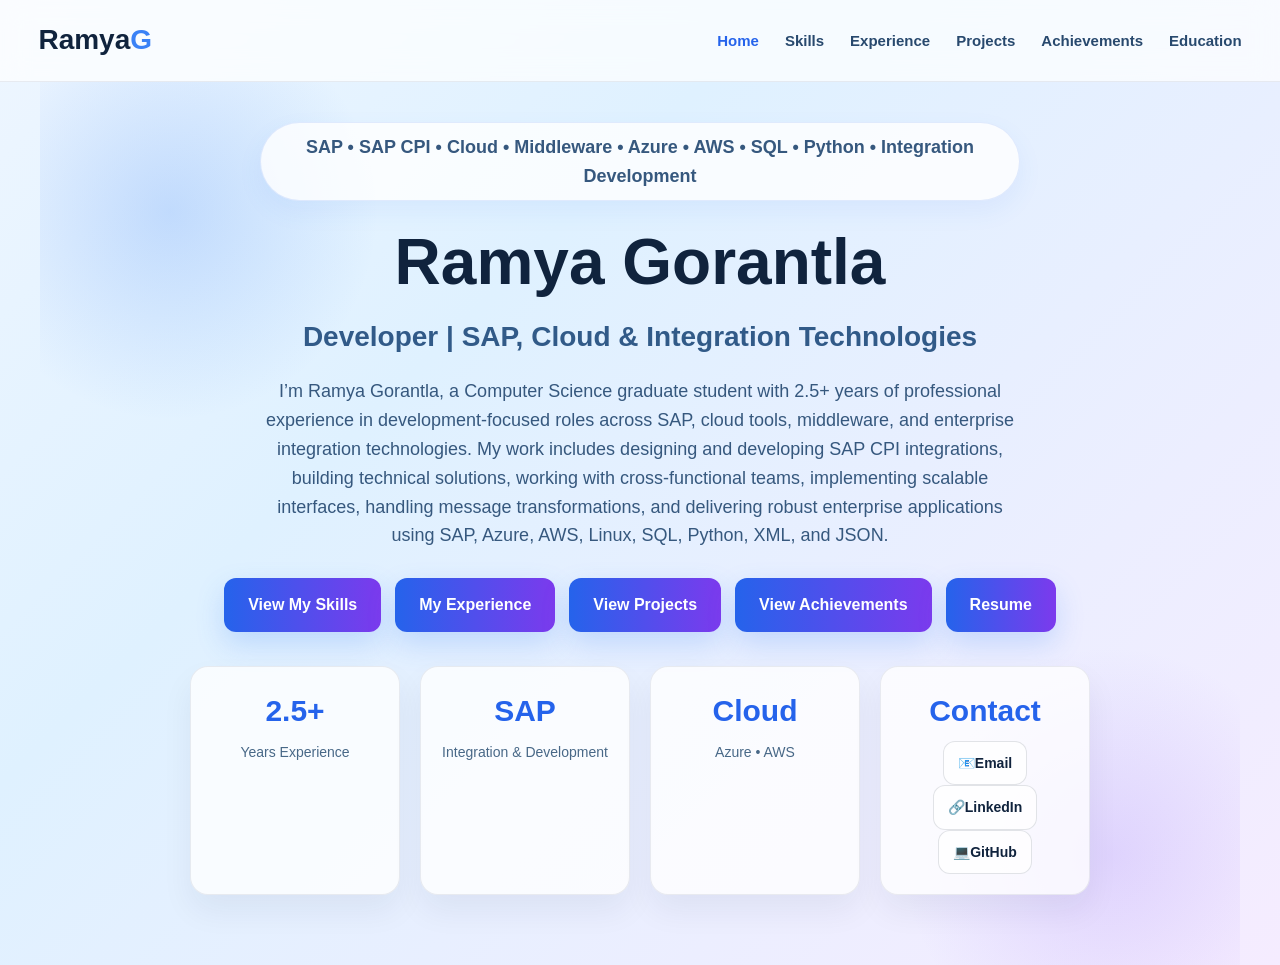
<file: index.html>
<!DOCTYPE html>
<html lang="en">
<head>
  <meta charset="UTF-8" />
  <meta name="viewport" content="width=device-width, initial-scale=1.0" />
  <title>Ramya Gorantla | Portfolio</title>
  <link rel="stylesheet" href="style.css" />
</head>
<body>

  <nav class="navbar">
    <div class="nav-container">
      <div class="logo">Ramya<span>G</span></div>
      <ul class="nav-links">
        <li><a class="active" href="index.html">Home</a></li>
        <li><a href="skills.html">Skills</a></li>
        <li><a href="experience.html">Experience</a></li>
        <li><a href="projects.html">Projects</a></li>
        <li><a href="achievements.html">Achievements</a></li>
        <li><a href="education.html">Education</a></li>
      </ul>
    </div>
  </nav>

  <div class="container">
    <section class="hero">
      <div class="hero-left">
        <p class="tag">SAP • SAP CPI • Cloud • Middleware • Azure • AWS • SQL • Python • Integration Development</p>
        <h1>Ramya Gorantla</h1>
        <h2>Developer | SAP, Cloud & Integration Technologies</h2>
        <p>
          I’m Ramya Gorantla, a Computer Science graduate student with 2.5+ years of professional experience in development-focused roles across SAP, cloud tools, middleware, and enterprise integration technologies. 
          My work includes designing and developing SAP CPI integrations, building technical solutions, working with cross-functional teams, implementing scalable interfaces, handling message transformations, and delivering robust enterprise applications using SAP, Azure, AWS, Linux, SQL, Python, XML, and JSON.
        </p>

        <div class="hero-buttons">
          <a class="btn btn-primary" href="skills.html">View My Skills</a>
          <a class="btn btn-primary" href="experience.html">My Experience</a>
          <a class="btn btn-primary" href="projects.html">View Projects</a>
          <a class="btn btn-primary" href="achievements.html">View Achievements</a>
          <a class="btn btn-primary" href="Ramya_Gorantla_Resume.pdf" target="_blank">Resume</a
          
        </div>

          <div class="quick-info">
          <div class="info-box">
            <h3>2.5+</h3>
            <p>Years Experience</p>
          </div>
          <div class="info-box">
            <h3>SAP</h3>
            <p>Integration & Development</p>
          </div>
          <div class="info-box">
            <h3>Cloud</h3>
            <p>Azure • AWS</p>
          </div>
          <div class="info-box">
            <h3>Contact</h3>
            <p><a class="btn btn-secondary"href="mailto:ramyagorantla786@gmail.com">📧Email</a><a class="btn btn-secondary"href="https://www.linkedin.com/in/ramya-gorantla-396429210">🔗LinkedIn</a><a class="btn btn-secondary"href="https://github.com/ramyagorantla-dev">💻GitHub</a></p>
          </div>
        </div>
      </div>
</body>
</body>
</html>
</file>
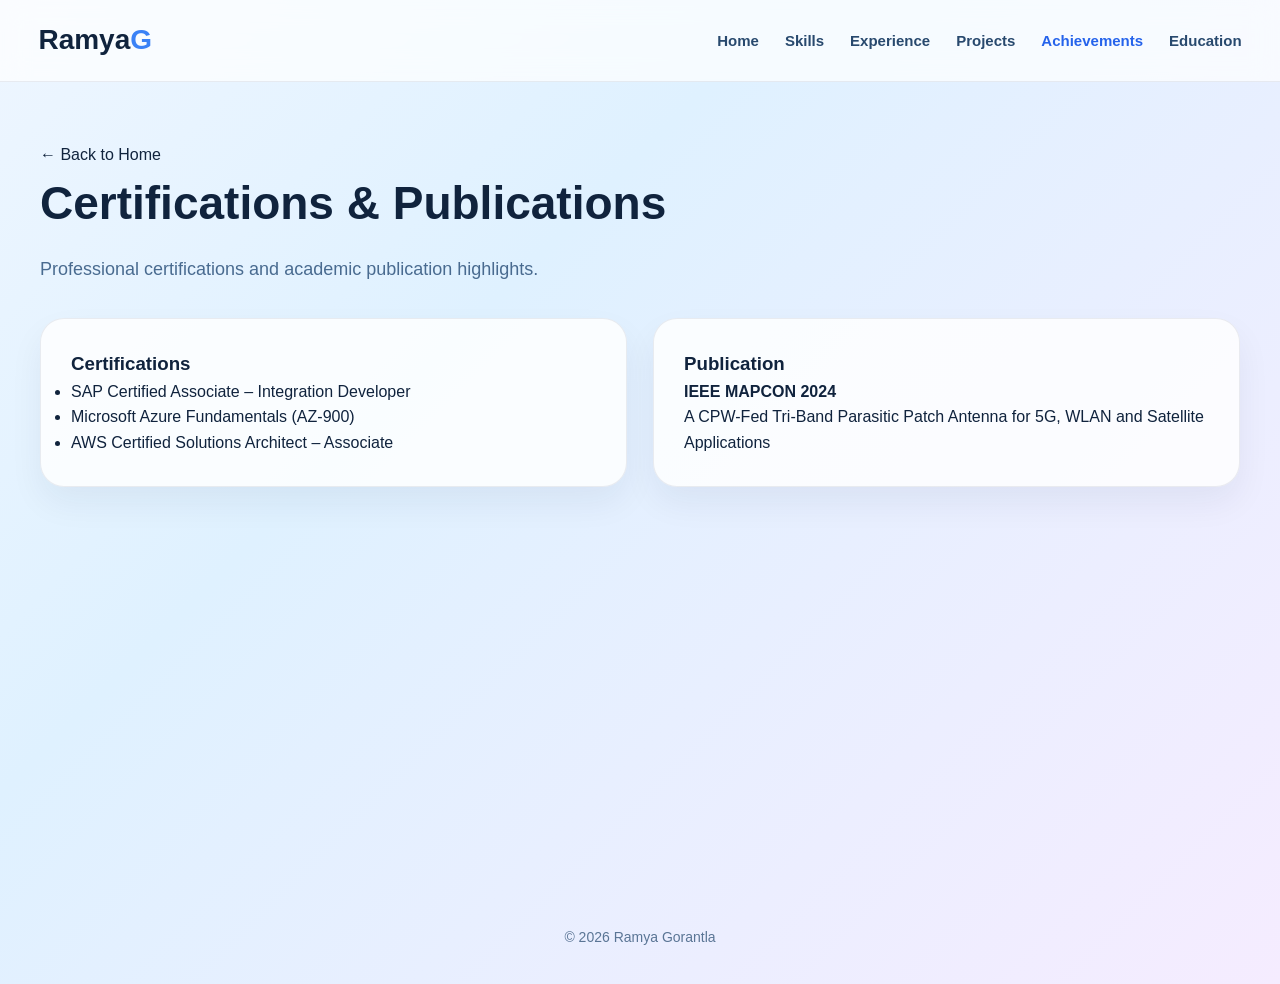
<file: achievements.html>
<!DOCTYPE html>
<html lang="en">
<head>
  <meta charset="UTF-8" />
  <meta name="viewport" content="width=device-width, initial-scale=1.0" />
  <title>Certifications | Ramya Gorantla</title>
  <link rel="stylesheet" href="style.css" />
</head>
<body>

  <nav class="navbar">
    <div class="nav-container">
      <div class="logo">Ramya<span>G</span></div>
      <ul class="nav-links">
        <li><a href="index.html">Home</a></li>
        <li><a href="skills.html">Skills</a></li>
        <li><a href="experience.html">Experience</a></li>
        <li><a href="projects.html">Projects</a></li>
        <li><a class="active" href="achievements.html">Achievements</a></li>
        <li><a href="education.html">Education</a></li>
      </ul>
    </div>
  </nav>

  <section class="page-section">
    <div class="container">
      <a href="index.html" class="back-link">← Back to Home</a>
      <h1 class="page-title">Certifications & Publications</h1>
      <p class="page-subtitle">Professional certifications and academic publication highlights.</p>

      <div class="grid-2">
        <div class="card">
          <h3>Certifications</h3>
          <ul>
            <li>SAP Certified Associate – Integration Developer</li>
            <li>Microsoft Azure Fundamentals (AZ-900)</li>
            <li>AWS Certified Solutions Architect – Associate</li>
          </ul>
        </div>

        <div class="card">
          <h3>Publication</h3>
          <p><strong>IEEE MAPCON 2024</strong></p>
          <p>A CPW-Fed Tri-Band Parasitic Patch Antenna for 5G, WLAN and Satellite Applications</p>
        </div>
      </div>
    </div>
  </section>

  <div class="footer">© 2026 Ramya Gorantla</div>
</body>
</html>
</file>
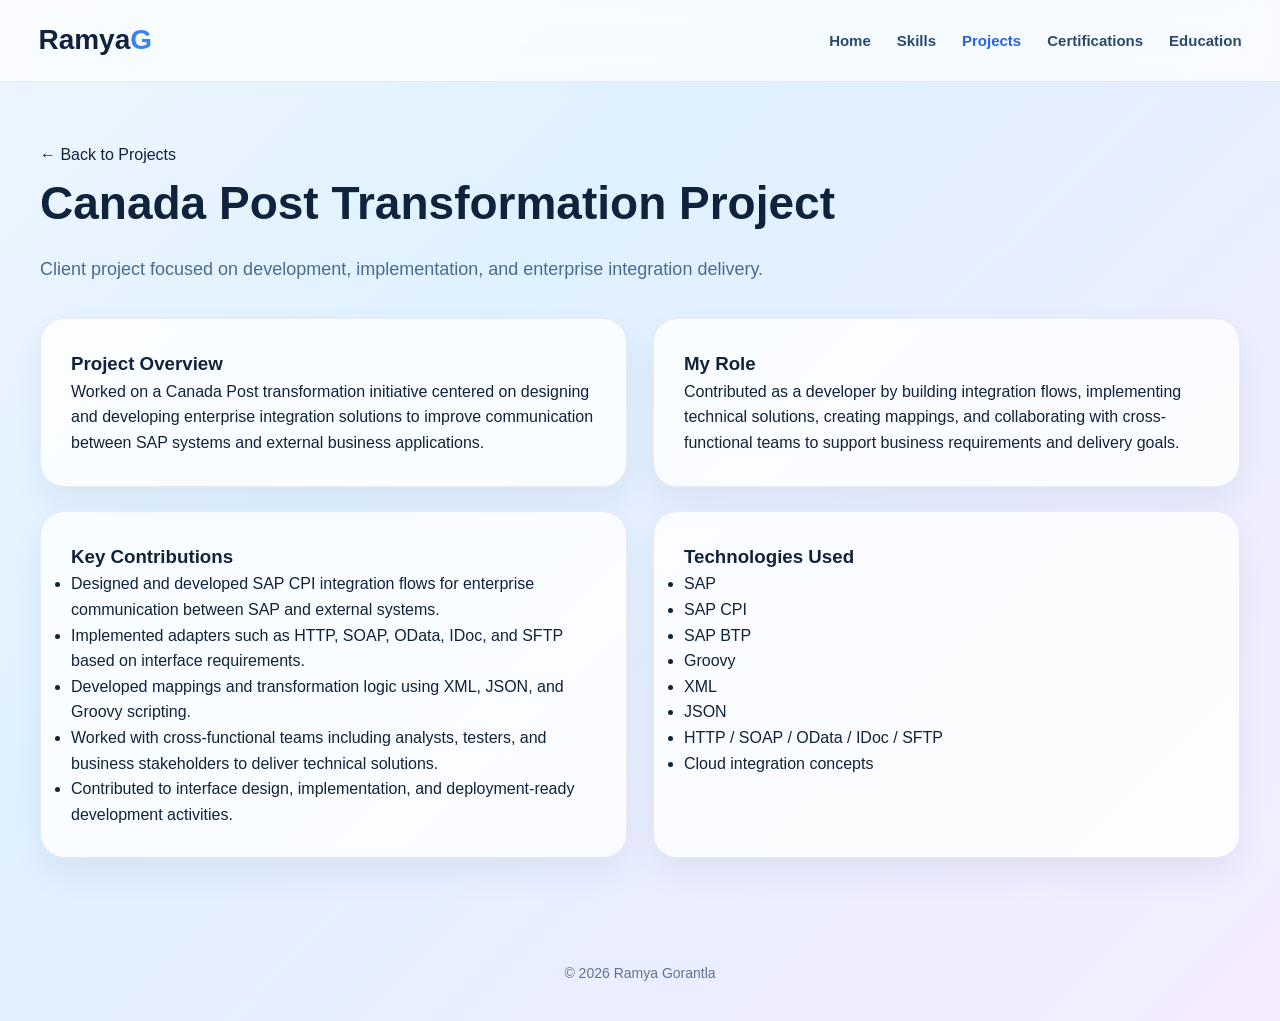
<file: canada-post.html>
<!DOCTYPE html>
<html lang="en">
<head>
  <meta charset="UTF-8" />
  <meta name="viewport" content="width=device-width, initial-scale=1.0" />
  <title>Canada Post Transformation Project | Ramya Gorantla</title>
  <link rel="stylesheet" href="style.css" />
</head>
<body>

  <nav class="navbar">
    <div class="nav-container">
      <div class="logo">Ramya<span>G</span></div>
      <ul class="nav-links">
        <li><a href="index.html">Home</a></li>
        <li><a href="skills.html">Skills</a></li>
        <li><a class="active" href="projects.html">Projects</a></li>
        <li><a href="achievements.html">Certifications</a></li>
        <li><a href="education.html">Education</a></li>
      </ul>
    </div>
  </nav>

  <section class="page-section">
    <div class="container">
      <a href="projects.html" class="back-link">← Back to Projects</a>
      <h1 class="page-title">Canada Post Transformation Project</h1>
      <p class="page-subtitle">Client project focused on development, implementation, and enterprise integration delivery.</p>

      <div class="grid-2">
        <div class="card">
          <h3>Project Overview</h3>
          <p>
            Worked on a Canada Post transformation initiative centered on designing and developing enterprise integration solutions to improve communication between SAP systems and external business applications.
          </p>
        </div>

        <div class="card">
          <h3>My Role</h3>
          <p>
            Contributed as a developer by building integration flows, implementing technical solutions, creating mappings, and collaborating with cross-functional teams to support business requirements and delivery goals.
          </p>
        </div>
      </div>

      <div style="height:24px;"></div>

      <div class="grid-2">
        <div class="card">
          <h3>Key Contributions</h3>
          <ul>
            <li>Designed and developed SAP CPI integration flows for enterprise communication between SAP and external systems.</li>
            <li>Implemented adapters such as HTTP, SOAP, OData, IDoc, and SFTP based on interface requirements.</li>
            <li>Developed mappings and transformation logic using XML, JSON, and Groovy scripting.</li>
            <li>Worked with cross-functional teams including analysts, testers, and business stakeholders to deliver technical solutions.</li>
            <li>Contributed to interface design, implementation, and deployment-ready development activities.</li>
          </ul>
        </div>

        <div class="card">
          <h3>Technologies Used</h3>
          <ul>
            <li>SAP</li>
            <li>SAP CPI</li>
            <li>SAP BTP</li>
            <li>Groovy</li>
            <li>XML</li>
            <li>JSON</li>
            <li>HTTP / SOAP / OData / IDoc / SFTP</li>
            <li>Cloud integration concepts</li>
          </ul>
        </div>
      </div>
    </div>
  </section>

  <div class="footer">© 2026 Ramya Gorantla</div>
</body>
</html>
</file>
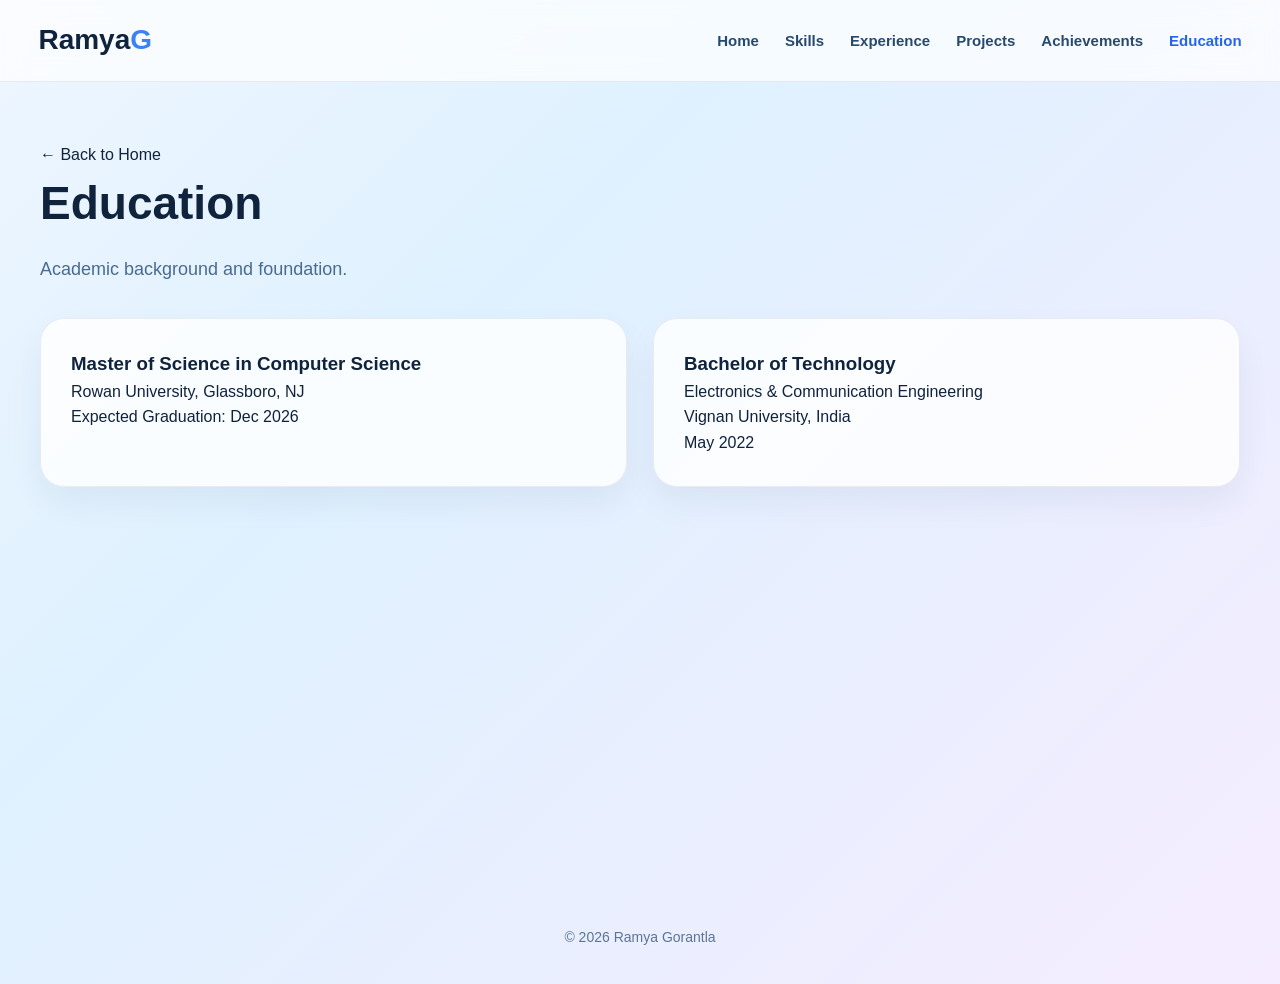
<file: education.html>
<!DOCTYPE html>
<html lang="en">
<head>
  <meta charset="UTF-8" />
  <meta name="viewport" content="width=device-width, initial-scale=1.0" />
  <title>Education | Ramya Gorantla</title>
  <link rel="stylesheet" href="style.css" />
</head>
<body>

  <nav class="navbar">
    <div class="nav-container">
      <div class="logo">Ramya<span>G</span></div>
      <ul class="nav-links">
        <li><a href="index.html">Home</a></li>
        <li><a href="skills.html">Skills</a></li>
        <li><a href="experience.html">Experience</a></li>
        <li><a href="projects.html">Projects</a></li>
        <li><a href="achievements.html">Achievements</a></li>
        <li><a class="active" href="education.html">Education</a></li>
      </ul>
    </div>
  </nav>

  <section class="page-section">
    <div class="container">
      <a href="index.html" class="back-link">← Back to Home</a>
      <h1 class="page-title">Education</h1>
      <p class="page-subtitle">Academic background and foundation.</p>

      <div class="grid-2">
        <div class="card">
          <h3>Master of Science in Computer Science</h3>
          <p>Rowan University, Glassboro, NJ</p>
          <p>Expected Graduation: Dec 2026</p>
        </div>

        <div class="card">
          <h3>Bachelor of Technology</h3>
          <p>Electronics & Communication Engineering</p>
          <p>Vignan University, India</p>
          <p>May 2022</p>
        </div>
      </div>
    </div>
  </section>

  <div class="footer">© 2026 Ramya Gorantla</div>
</body>
</html>
</file>
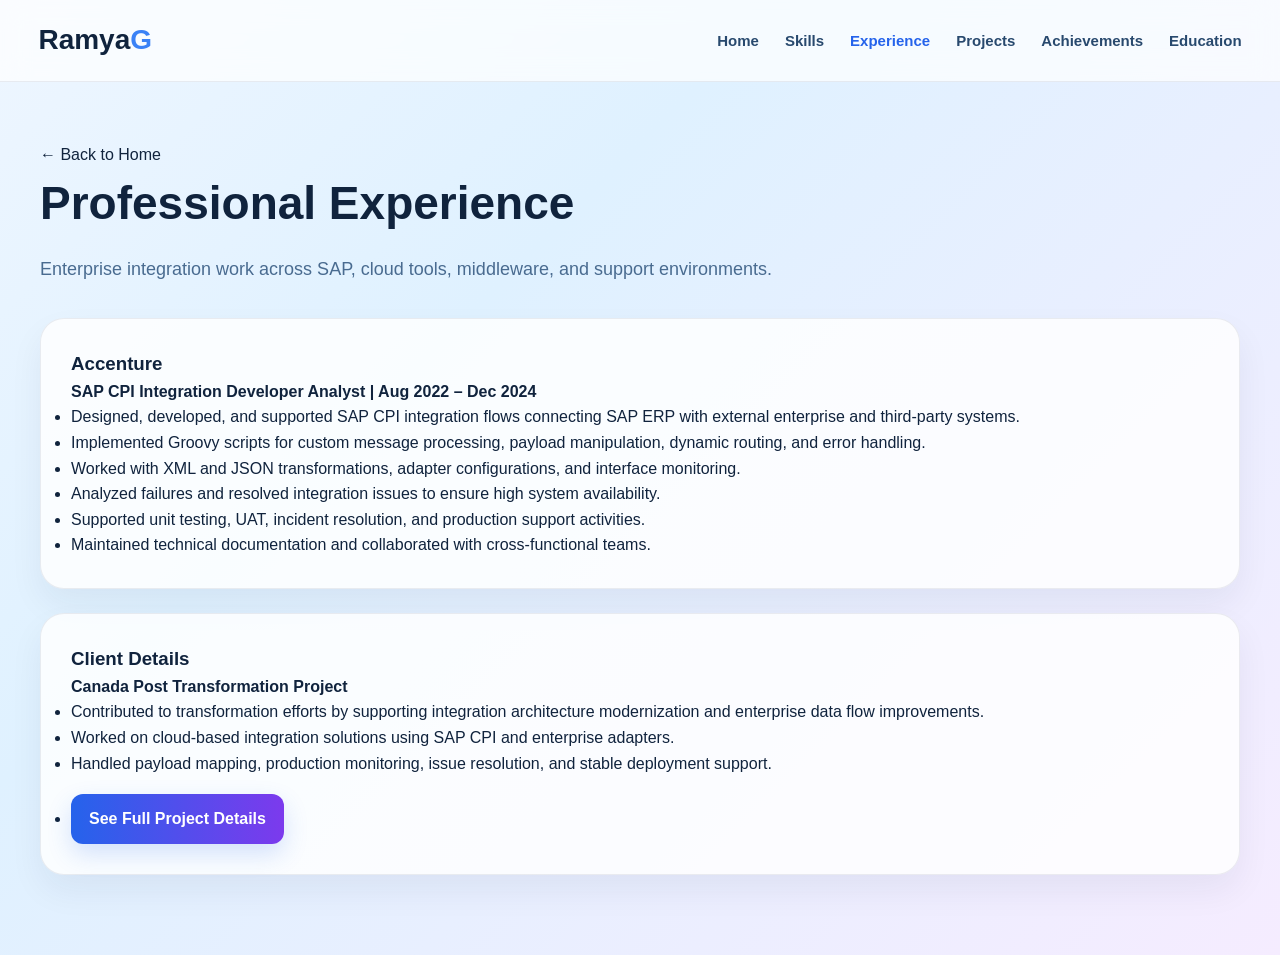
<file: experience.html>
<!DOCTYPE html>
<html lang="en">
<head>
  <meta charset="UTF-8" />
  <meta name="viewport" content="width=device-width, initial-scale=1.0" />
  <title>Experience | Ramya Gorantla</title>
  <link rel="stylesheet" href="style.css" />
</head>
<body>

  <nav class="navbar">
    <div class="nav-container">
      <div class="logo">Ramya<span>G</span></div>
      <ul class="nav-links">
        <li><a href="index.html">Home</a></li>
        <li><a href="skills.html">Skills</a></li>
        <li><a class="active" href="experience.html">Experience</a></li>
        <li><a href="projects.html">Projects</a></li>
        <li><a href="achievements.html">Achievements</a></li>
        <li><a href="education.html">Education</a></li>
      </ul>
    </div>
  </nav>

  <section class="page-section">
    <div class="container">
      <a href="index.html" class="back-link">← Back to Home</a>
      <h1 class="page-title">Professional Experience</h1>
      <p class="page-subtitle">Enterprise integration work across SAP, cloud tools, middleware, and support environments.</p>

      <div class="card">
        <h3>Accenture</h3>
        <h4>SAP CPI Integration Developer Analyst | Aug 2022 – Dec 2024</h4>
        <ul>
          <li>Designed, developed, and supported SAP CPI integration flows connecting SAP ERP with external enterprise and third-party systems.</li>
          <li>Implemented Groovy scripts for custom message processing, payload manipulation, dynamic routing, and error handling.</li>
          <li>Worked with XML and JSON transformations, adapter configurations, and interface monitoring.</li>
          <li>Analyzed failures and resolved integration issues to ensure high system availability.</li>
          <li>Supported unit testing, UAT, incident resolution, and production support activities.</li>
          <li>Maintained technical documentation and collaborated with cross-functional teams.</li>
        </ul>
      </div>

      <div style="height:24px;"></div>

      <div class="card">
        <h3>Client Details</h3>
        <h4>Canada Post Transformation Project</h4>
        <ul>
          <li>Contributed to transformation efforts by supporting integration architecture modernization and enterprise data flow improvements.</li>
          <li>Worked on cloud-based integration solutions using SAP CPI and enterprise adapters.</li>
          <li>Handled payload mapping, production monitoring, issue resolution, and stable deployment support.</li>
          <li><a class="project-link" href="canada-post.html">See Full Project Details</a></li>
        </ul>
      </div>
    </div>
  </section>
</body>
</html>
</file>
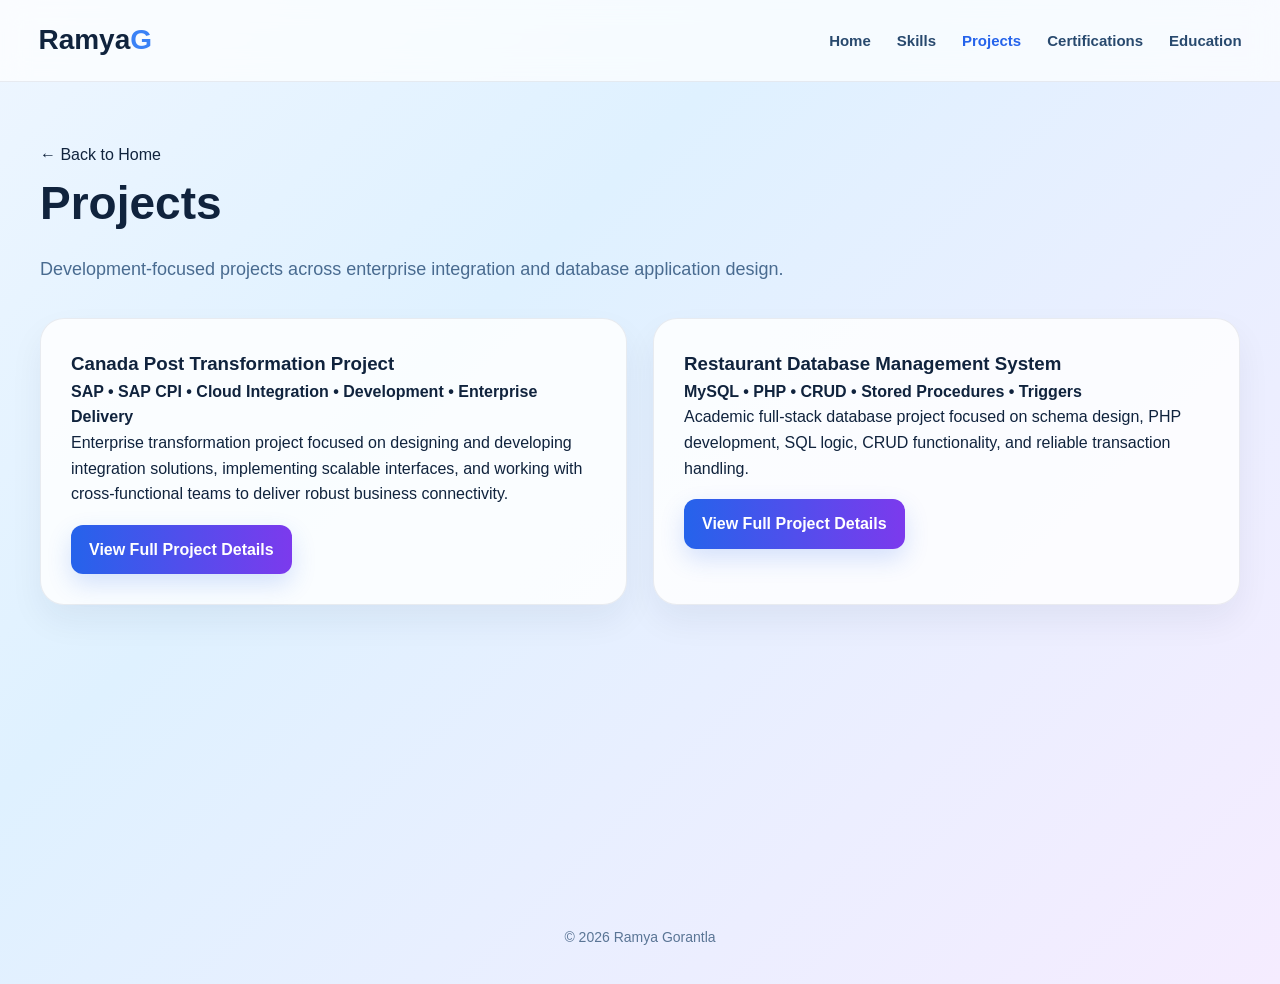
<file: projects.html>
<!DOCTYPE html>
<html lang="en">
<head>
  <meta charset="UTF-8" />
  <meta name="viewport" content="width=device-width, initial-scale=1.0" />
  <title>Projects | Ramya Gorantla</title>
  <link rel="stylesheet" href="style.css" />
</head>
<body>

  <nav class="navbar">
    <div class="nav-container">
      <div class="logo">Ramya<span>G</span></div>
      <ul class="nav-links">
        <li><a href="index.html">Home</a></li>
        <li><a href="skills.html">Skills</a></li>
        <li><a class="active" href="projects.html">Projects</a></li>
        <li><a href="achievements.html">Certifications</a></li>
        <li><a href="education.html">Education</a></li>
      </ul>
    </div>
  </nav>

  <section class="page-section">
    <div class="container">
      <a href="index.html" class="back-link">← Back to Home</a>
      <h1 class="page-title">Projects</h1>
      <p class="page-subtitle">Development-focused projects across enterprise integration and database application design.</p>

      <div class="grid-2">
        <div class="card">
          <h3>Canada Post Transformation Project</h3>
          <h4>SAP • SAP CPI • Cloud Integration • Development • Enterprise Delivery</h4>
          <p>
            Enterprise transformation project focused on designing and developing integration solutions, implementing scalable interfaces, and working with cross-functional teams to deliver robust business connectivity.
          </p>
          <a class="project-link" href="canada-post.html">View Full Project Details</a>
        </div>

        <div class="card">
          <h3>Restaurant Database Management System</h3>
          <h4>MySQL • PHP • CRUD • Stored Procedures • Triggers</h4>
          <p>
            Academic full-stack database project focused on schema design, PHP development, SQL logic, CRUD functionality, and reliable transaction handling.
          </p>
          <a class="project-link" href="restaurant-db.html">View Full Project Details</a>
        </div>
      </div>
    </div>
  </section>

  <div class="footer">© 2026 Ramya Gorantla</div>
</body>
</html>
</file>
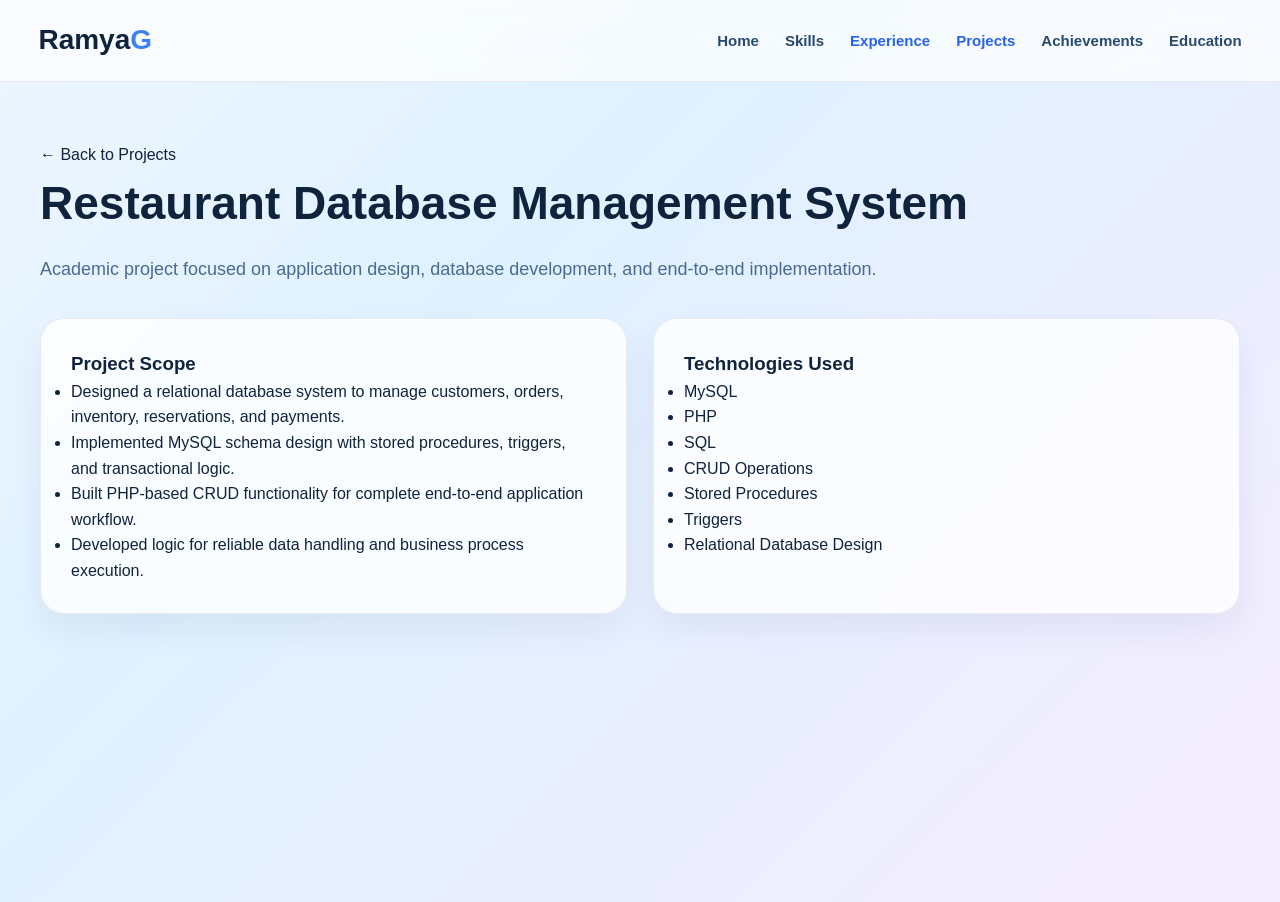
<file: restaurant-db.html>
<!DOCTYPE html>
<html lang="en">
<head>
  <meta charset="UTF-8" />
  <meta name="viewport" content="width=device-width, initial-scale=1.0" />
  <title>Restaurant Database Management System | Ramya Gorantla</title>
  <link rel="stylesheet" href="style.css" />
</head>
<body>

  <nav class="navbar">
    <div class="nav-container">
      <div class="logo">Ramya<span>G</span></div>
      <ul class="nav-links">
        <li><a href="index.html">Home</a></li>
        <li><a href="skills.html">Skills</a></li>
        <li><a class="active" href="experience.html">Experience</a></li>
        <li><a class="active" href="projects.html">Projects</a></li>
        <li><a href="achievements.html">Achievements</a></li>
        <li><a href="education.html">Education</a></li>
      </ul>
    </div>
  </nav>

  <section class="page-section">
    <div class="container">
      <a href="projects.html" class="back-link">← Back to Projects</a>
      <h1 class="page-title">Restaurant Database Management System</h1>
      <p class="page-subtitle">Academic project focused on application design, database development, and end-to-end implementation.</p>

      <div class="grid-2">
        <div class="card">
          <h3>Project Scope</h3>
          <ul>
            <li>Designed a relational database system to manage customers, orders, inventory, reservations, and payments.</li>
            <li>Implemented MySQL schema design with stored procedures, triggers, and transactional logic.</li>
            <li>Built PHP-based CRUD functionality for complete end-to-end application workflow.</li>
            <li>Developed logic for reliable data handling and business process execution.</li>
          </ul>
        </div>

        <div class="card">
          <h3>Technologies Used</h3>
          <ul>
            <li>MySQL</li>
            <li>PHP</li>
            <li>SQL</li>
            <li>CRUD Operations</li>
            <li>Stored Procedures</li>
            <li>Triggers</li>
            <li>Relational Database Design</li>
          </ul>
        </div>
      </div>
    </div>
  </section>
</body>
</html>
</file>
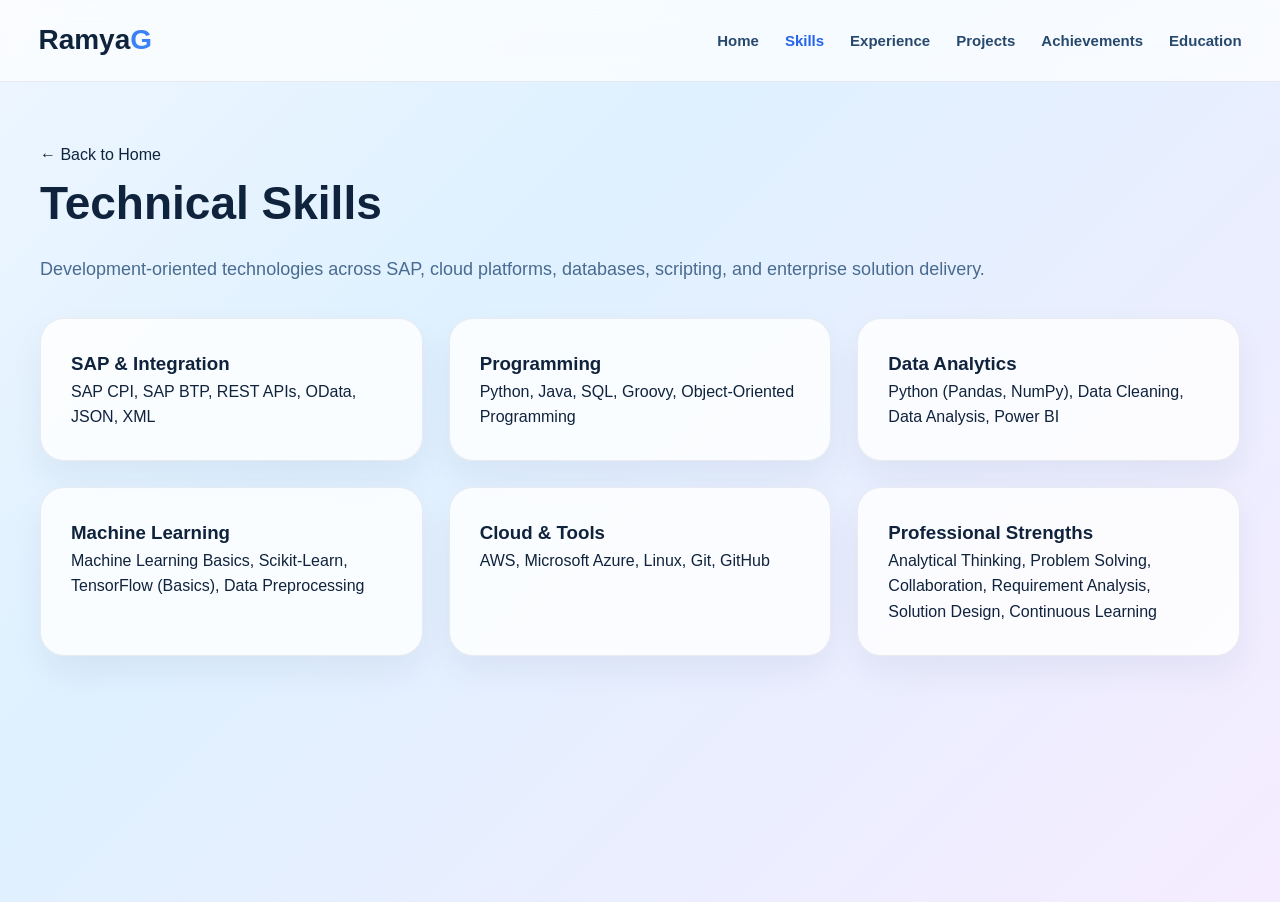
<file: skills.html>
<html lang="en">
<head>
  <meta charset="UTF-8" />
  <meta name="viewport" content="width=device-width, initial-scale=1.0" />
  <title>Skills | Ramya Gorantla</title>
  <link rel="stylesheet" href="style.css" />
</head>
<body>

  <nav class="navbar">
    <div class="nav-container">
      <div class="logo">Ramya<span>G</span></div>
      <ul class="nav-links">
        <li><a href="index.html">Home</a></li>
        <li><a class="active" href="skills.html">Skills</a></li>
        <li><a href="experience.html">Experience</a></li>
        <li><a href="projects.html">Projects</a></li>
        <li><a href="achievements.html">Achievements</a></li>
        <li><a href="education.html">Education</a></li>
      </ul>
    </div>
  </nav>

  <section class="page-section">
    <div class="container">
      <a href="index.html" class="back-link">← Back to Home</a>
      <h1 class="page-title">Technical Skills</h1>
      <p class="page-subtitle">Development-oriented technologies across SAP, cloud platforms, databases, scripting, and enterprise solution delivery.</p>

      <div class="grid-3">
        
  <div class="card">
<h3>SAP & Integration</h3>
<p>SAP CPI, SAP BTP, REST APIs, OData, JSON, XML</p>
</div>
        
  <div class="card">
<h3>Programming</h3>
<p>Python, Java, SQL, Groovy, Object-Oriented Programming</p>
</div>

<div class="card">
<h3>Data Analytics</h3>
<p>Python (Pandas, NumPy), Data Cleaning, Data Analysis, Power BI</p>
</div>

<div class="card">
<h3>Machine Learning</h3>
<p>Machine Learning Basics, Scikit-Learn, TensorFlow (Basics), Data Preprocessing</p>
</div>

<div class="card">
<h3>Cloud & Tools</h3>
<p>AWS, Microsoft Azure, Linux, Git, GitHub</p>
</div>

  <div class="card">
  <h3>Professional Strengths</h3>
  <p>Analytical Thinking, Problem Solving, Collaboration, Requirement Analysis, Solution Design, Continuous Learning</p>
</div>
        
    </div>
    </div>
  </section>
</body>
</html>
</file>
<file: style.css>
*{
margin:0;
padding:0;
box-sizing:border-box;
font-family:"Segoe UI",Arial,sans-serif;
}

html{
scroll-behavior:smooth;
}

body{
background:linear-gradient(135deg,#eef6ff 0%,#dff1ff 35%,#f5ecff 100%);
color:#10233d;
line-height:1.6;
min-height:100vh;
}

a{
text-decoration:none;
color:inherit;
}

.navbar{
width:100%;
background:rgba(255,255,255,0.7);
backdrop-filter:blur(14px);
border-bottom:1px solid rgba(16,35,61,0.08);
position:sticky;
top:0;
z-index:1000;
}

.nav-container{
width:94%;
max-width:1400px;
margin:auto;
display:flex;
justify-content:space-between;
align-items:center;
padding:18px 0;
}

.logo{
font-size:28px;
font-weight:800;
color:#10233d;
}

.logo span{
color:#3b82f6;
}

.nav-links{
list-style:none;
display:flex;
gap:26px;
flex-wrap:wrap;
}

.nav-links a{
color:#28496e;
font-size:15px;
font-weight:600;
transition:0.3s ease;
}

.nav-links a:hover,
.nav-links a.active{
color:#2563eb;
}

.container{
width:94%;
max-width:1200px;
margin:auto;
}

.hero{
min-height:calc(100vh - 80px);
display:flex;
justify-content:center;
align-items:center;
padding:40px 0;
position:relative;
overflow:hidden;
text-align:center;
}

.hero::before{
content:"";
position:absolute;
width:420px;
height:420px;
background:radial-gradient(circle,rgba(59,130,246,0.22),transparent 70%);
top:-80px;
left:-80px;
border-radius:50%;
}

.hero::after{
content:"";
position:absolute;
width:420px;
height:420px;
background:radial-gradient(circle,rgba(139,92,246,0.18),transparent 70%);
bottom:-100px;
right:-80px;
border-radius:50%;
}

.hero-left{
max-width:900px;
margin:auto;
position:relative;
z-index:2;
}

.tag{
display:inline-block;
padding:10px 18px;
background:rgba(255,255,255,0.8);
color:#2563eb;
border:1px solid rgba(37,99,235,0.12);
border-radius:999px;
margin-bottom:20px;
font-size:14px;
font-weight:700;
box-shadow:0 10px 25px rgba(59,130,246,0.08);
}

.hero-left h1{
font-size:64px;
line-height:1.05;
margin-bottom:18px;
color:#10233d;
}

.hero-left h2{
color:#315a88;
font-size:28px;
font-weight:600;
margin-bottom:18px;
}

.hero-left p{
color:#36587e;
font-size:18px;
max-width:760px;
margin:auto;
margin-bottom:28px;
}

.hero-buttons{
display:flex;
gap:14px;
flex-wrap:wrap;
margin-bottom:30px;
justify-content:center;
}

.btn{
display:inline-block;
padding:14px 24px;
border-radius:12px;
font-weight:700;
transition:0.3s ease;
}

.btn-primary{
background:linear-gradient(90deg,#2563eb,#7c3aed);
color:white;
box-shadow:0 12px 28px rgba(59,130,246,0.22);
}

.btn-primary:hover{
transform:translateY(-2px);
}

.btn-secondary{
border:1px solid rgba(16,35,61,0.12);
color:#10233d;
background:rgba(255,255,255,0.75);
}

.btn-secondary:hover{
background:white;
}

.quick-info{
display:grid;
grid-template-columns:repeat(4,1fr);
gap:20px;
margin-top:20px;
}

.info-box{
background:rgba(255,255,255,0.78);
border:1px solid rgba(16,35,61,0.08);
padding:20px;
border-radius:18px;
text-align:center;
box-shadow:0 16px 32px rgba(16,35,61,0.06);
}

.info-box h3{
color:#2563eb;
font-size:30px;
margin-bottom:6px;
}

.info-box p{
margin:0;
font-size:14px;
color:#486887;
}

.quick-info .info-box:last-child{
grid-column:4;
}

.profile-card{
max-width:390px;
margin:auto;
background:rgba(255,255,255,0.8);
border:1px solid rgba(16,35,61,0.08);
border-radius:28px;
padding:36px 30px;
text-align:center;
box-shadow:0 22px 50px rgba(16,35,61,0.10);
}

.profile-circle{
width:118px;
height:118px;
border-radius:50%;
background:linear-gradient(135deg,#2563eb,#7c3aed);
display:flex;
align-items:center;
justify-content:center;
margin:0 auto 20px;
font-size:36px;
font-weight:800;
color:white;
}

.page-section{
padding:60px 0 80px;
min-height:calc(100vh - 80px);
}

.page-title{
font-size:46px;
margin-bottom:14px;
color:#10233d;
}

.page-subtitle{
color:#496b90;
font-size:18px;
margin-bottom:34px;
}

.grid-2{
display:grid;
grid-template-columns:repeat(2,1fr);
gap:26px;
}

.grid-3{
display:grid;
grid-template-columns:repeat(3,1fr);
gap:26px;
}

.card{
background:rgba(255,255,255,0.82);
border:1px solid rgba(16,35,61,0.08);
border-radius:24px;
padding:30px;
transition:0.3s ease;
box-shadow:0 16px 34px rgba(16,35,61,0.06);
}

.card:hover{
transform:translateY(-6px);
box-shadow:0 20px 40px rgba(16,35,61,0.10);
}

.project-link{
display:inline-block;
margin-top:18px;
padding:12px 18px;
background:linear-gradient(90deg,#2563eb,#7c3aed);
color:white;
font-weight:700;
border-radius:12px;
box-shadow:0 10px 24px rgba(37,99,235,0.18);
}

.project-link:hover{
transform:translateY(-2px);
}

.footer{
text-align:center;
padding:24px 0 36px;
color:#5a7595;
font-size:14px;
}

@media(max-width:992px){

.hero,
.grid-2,
.grid-3,
.quick-info{
grid-template-columns:1fr;
}

.nav-container{
flex-direction:column;
gap:14px;
}

.hero-left h1{
font-size:46px;
}

.hero{
min-height:auto;
padding:50px 0;
}

}

@media(max-width:576px){

.hero-left h1{
font-size:36px;
}

.page-title{
font-size:34px;
}

.hero-left h2{
font-size:22px;
}

.container,
.nav-container{
width:92%;
}

}
/* Center whole page */
.container{
max-width:1200px;
margin:0 auto;
}

/* Center hero content */
.hero{
display:flex;
justify-content:center;
align-items:center;
}

/* Center text content */
.hero-left{
max-width:900px;
margin:0 auto;
text-align:center;
}

/* Center buttons */
.hero-buttons{
display:flex;
justify-content:center;
gap:14px;
flex-wrap:wrap;
}

/* Info boxes layout */
.quick-info{
display:grid;
grid-template-columns:repeat(4,1fr);
gap:20px;
margin-top:20px;
}

/* Contact card stays on right side */
.quick-info .info-box:last-child{
grid-column:4;
}
}
/* Contact buttons in one row */
.info-box p{
display:flex;
justify-content:center;
gap:12px;
flex-wrap:nowrap;
}

.info-box p a{
display:inline-block;
padding:10px 14px;
}
</file>
